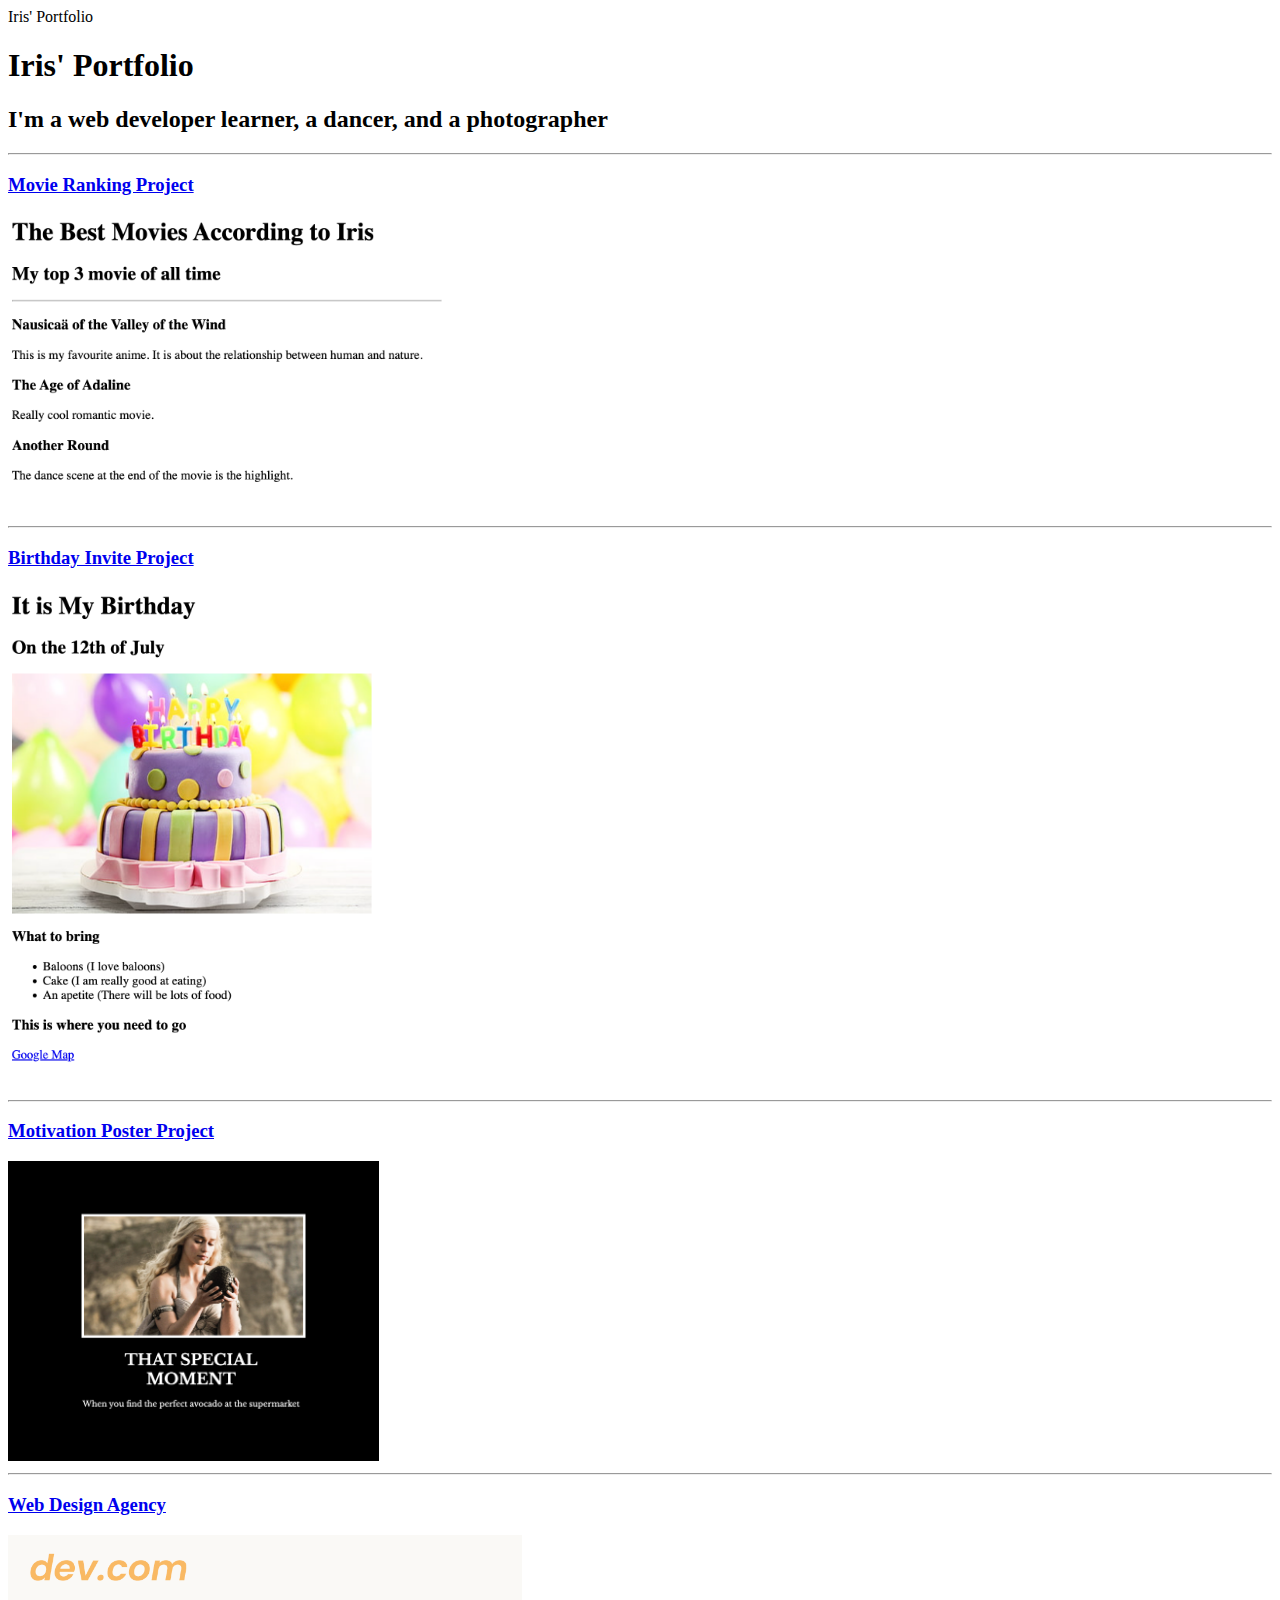
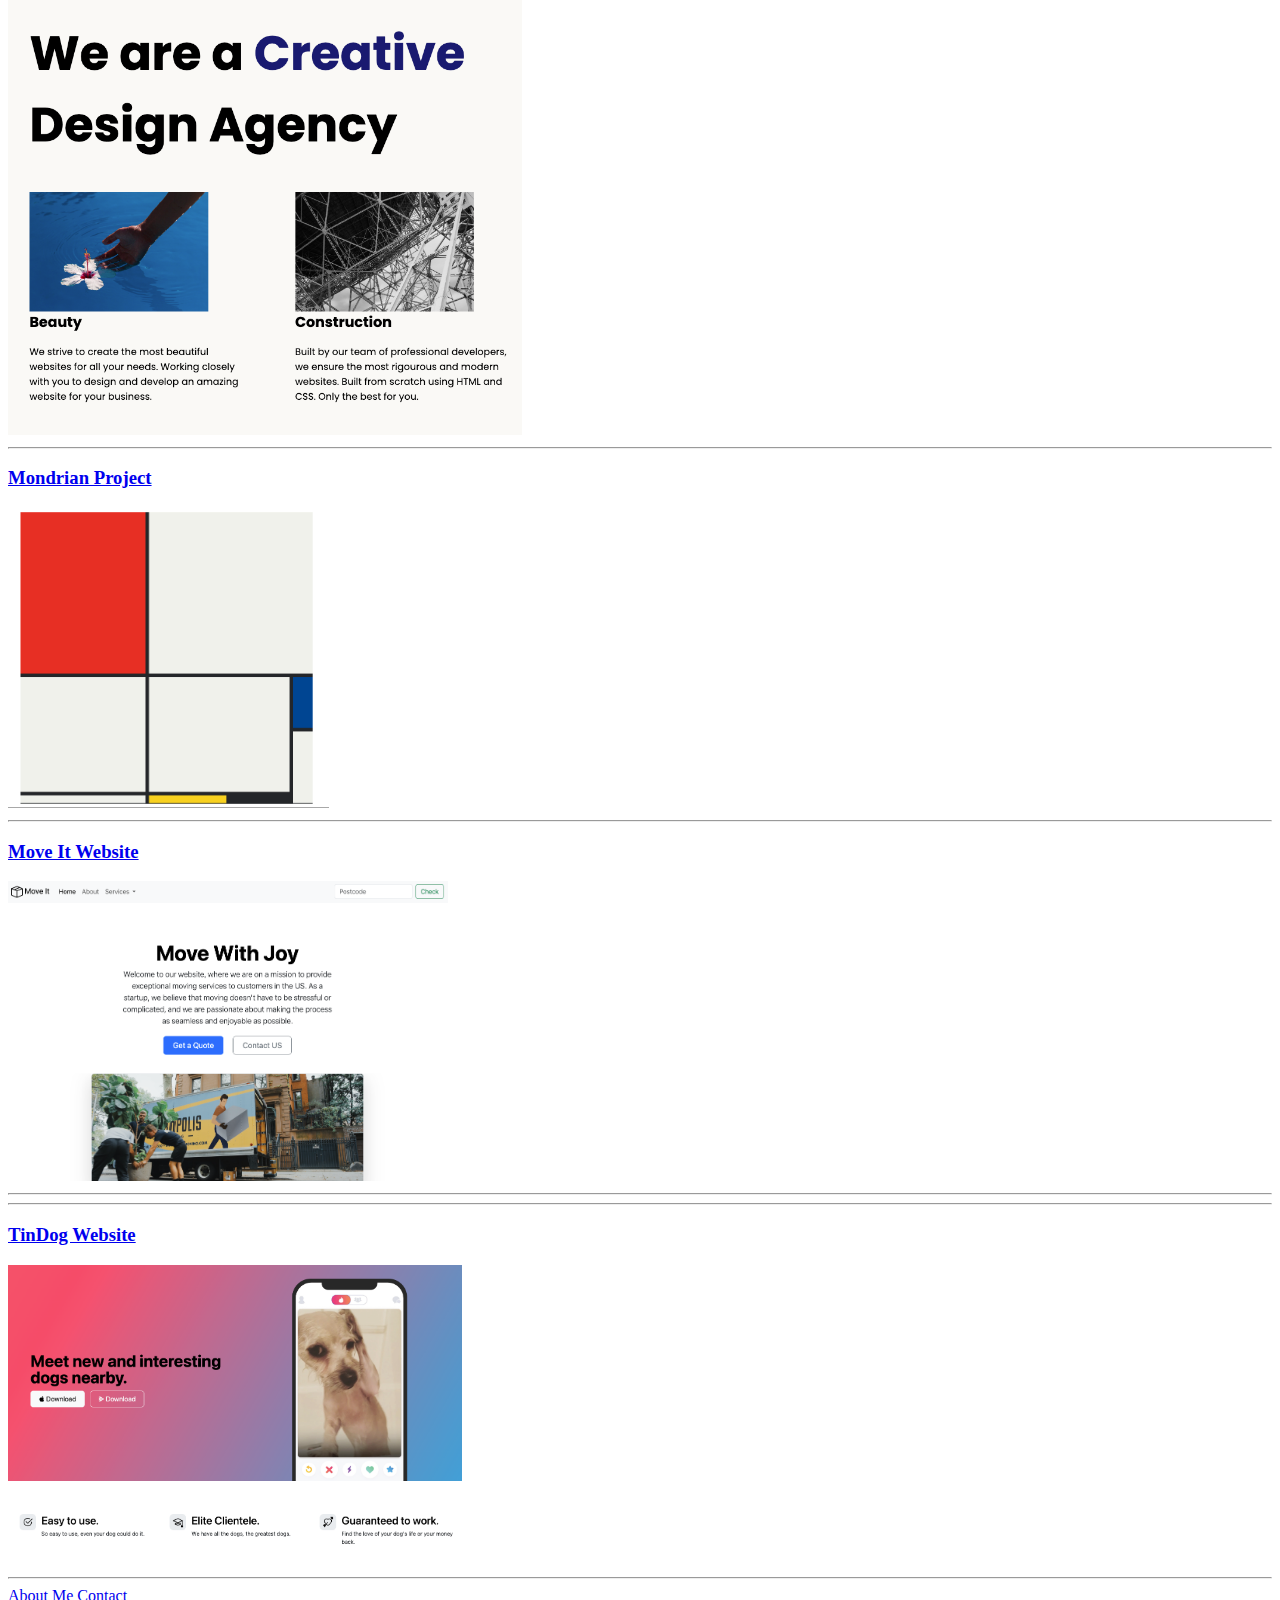
<file: index.html>
<!DOCTYPE html>
<html lang="EN">
    <head>
    <meta charset="UTF-8"
    <title>Iris' Portfolio</title>
    </head>
    <body>
        <h1>Iris' Portfolio</h1>
        <h2>I'm a web developer learner, a dancer, and a photographer</h2>
     <hr/> 
        <h3>
            <a href="./public/movie-ranking.html">Movie Ranking Project</a>
        </h3>

            <img src="./assets/images/Movie-Ranking.png" height="300" alt="Movie Ranking Preview"/>
        <hr/>

        <h3><a href="./public/birthday-invite.html">Birthday Invite Project</a></h3>    
            <img src="./assets/images/Birthday-Invite.png" height="500" alt="Birthday Invite Preview"/>
       
        <hr/>    
        <h3><a href="./public/motivation-poster.html">Motivation Poster Project</a></h3>
            <img src="./assets/images/daenerys.png" height="300" alt="Daenerys with egg"/>
        <hr/> 
        
        <h3><a href="./public/web-design-agency.html">Web Design Agency</a></h3>
            <img src="./assets/images/web-design-agency.png" height="500" alt="Web Design Agency"/>

        <hr/> 

        <h3><a href="./public/Mondrian-Project.html">Mondrian Project</a></h3>
            <img src="./assets/images/mondrian-project.png" height="300" alt="Mondrian Project"/>

        <hr/> 

            <h3><a href="./public/moveit.html">Move It Website</a></h3>
            <img src="./assets/images/moveit.png" height="300" alt="Move It Website"/>

        <hr/> 

        <hr/> 

            <h3><a href="./public/tindog-web.html">TinDog Website</a></h3>
            <img src="./assets/images/tindog-web.png" height="300" alt="TinDog Website"/>

        <hr/> 

<a href="./public/about.html">About Me</a> 
<a href="./public/contact.html">Contact</a>
    </body>
</html>
</file>
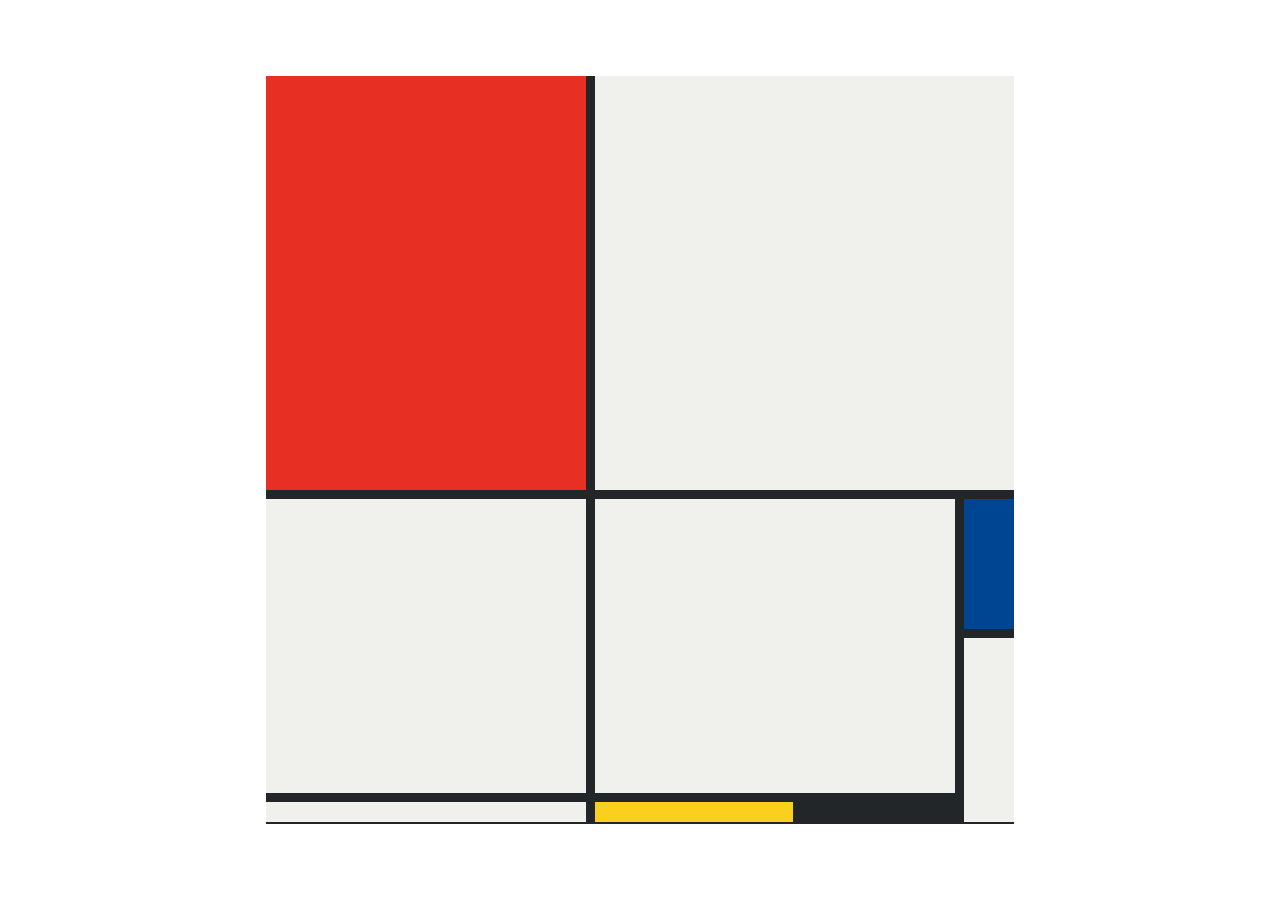
<file: public/Mondrian-Project.html>
<!DOCTYPE html>
<html lang="en">

<head>
  <meta charset="UTF-8">
  <meta name="viewport" content="width=device-width, initial-scale=1.0">
  <title>Mondrian Project</title>
  <style>
    /* 
    Write your CSS here 
    Gap Colour: #000
    White: #F0F1EC
    Red: #E72F24
    Black: #232629
    Blue: #004592
    Yellow: #F9D01E

    For dimensions, see dimensions.png image.
    HINT: Remember you can't change the properties of grid lines.
    But grid lines are transparent!
    */

    body{
      display:flex;
      justify-content: center;
      align-items: center;
      height:100vh;
      margin:0;
      padding:0;
    }

    .container{
      height: 748px;
      width: 748px;
      display: grid;
      background-color: #232629;
      grid-template-columns: 320px 198px 153px 50px;
      grid-template-rows: 414px 130px 155px 20px;
      gap:9px;
    }

    .item{
      background-color: #F0F1EC;

    }

    .red{
      background-color: #E72F24;
    }

    .white1{
      grid-column: span 3;
    }
    
    .white2{
      grid-row: span 2;
    }

    .white3{
      grid-area: 2/2/4/4;
    }

    .blue{
      background-color: #004592;
    }

    .white4{
      grid-row: span 2;
    }

    .yellow{
      background-color: #F9D01E;
    }

    .black{     
      background-color:#232629
    }


  </style>
</head>

<body>
  <!-- Write your HTML here -->
  <div class="container">
    <div class="item red"></div>
    <div class="item white1"></div>
    <div class="item white2"></div>
    <div class="item white3"></div>

    <div class="item blue"></div>
    <div class="item white4"></div>

    <div class="item"></div>
    <div class="item yellow"></div>
    <div class="item black"></div>
  </div>
</body>

</html>
</file>
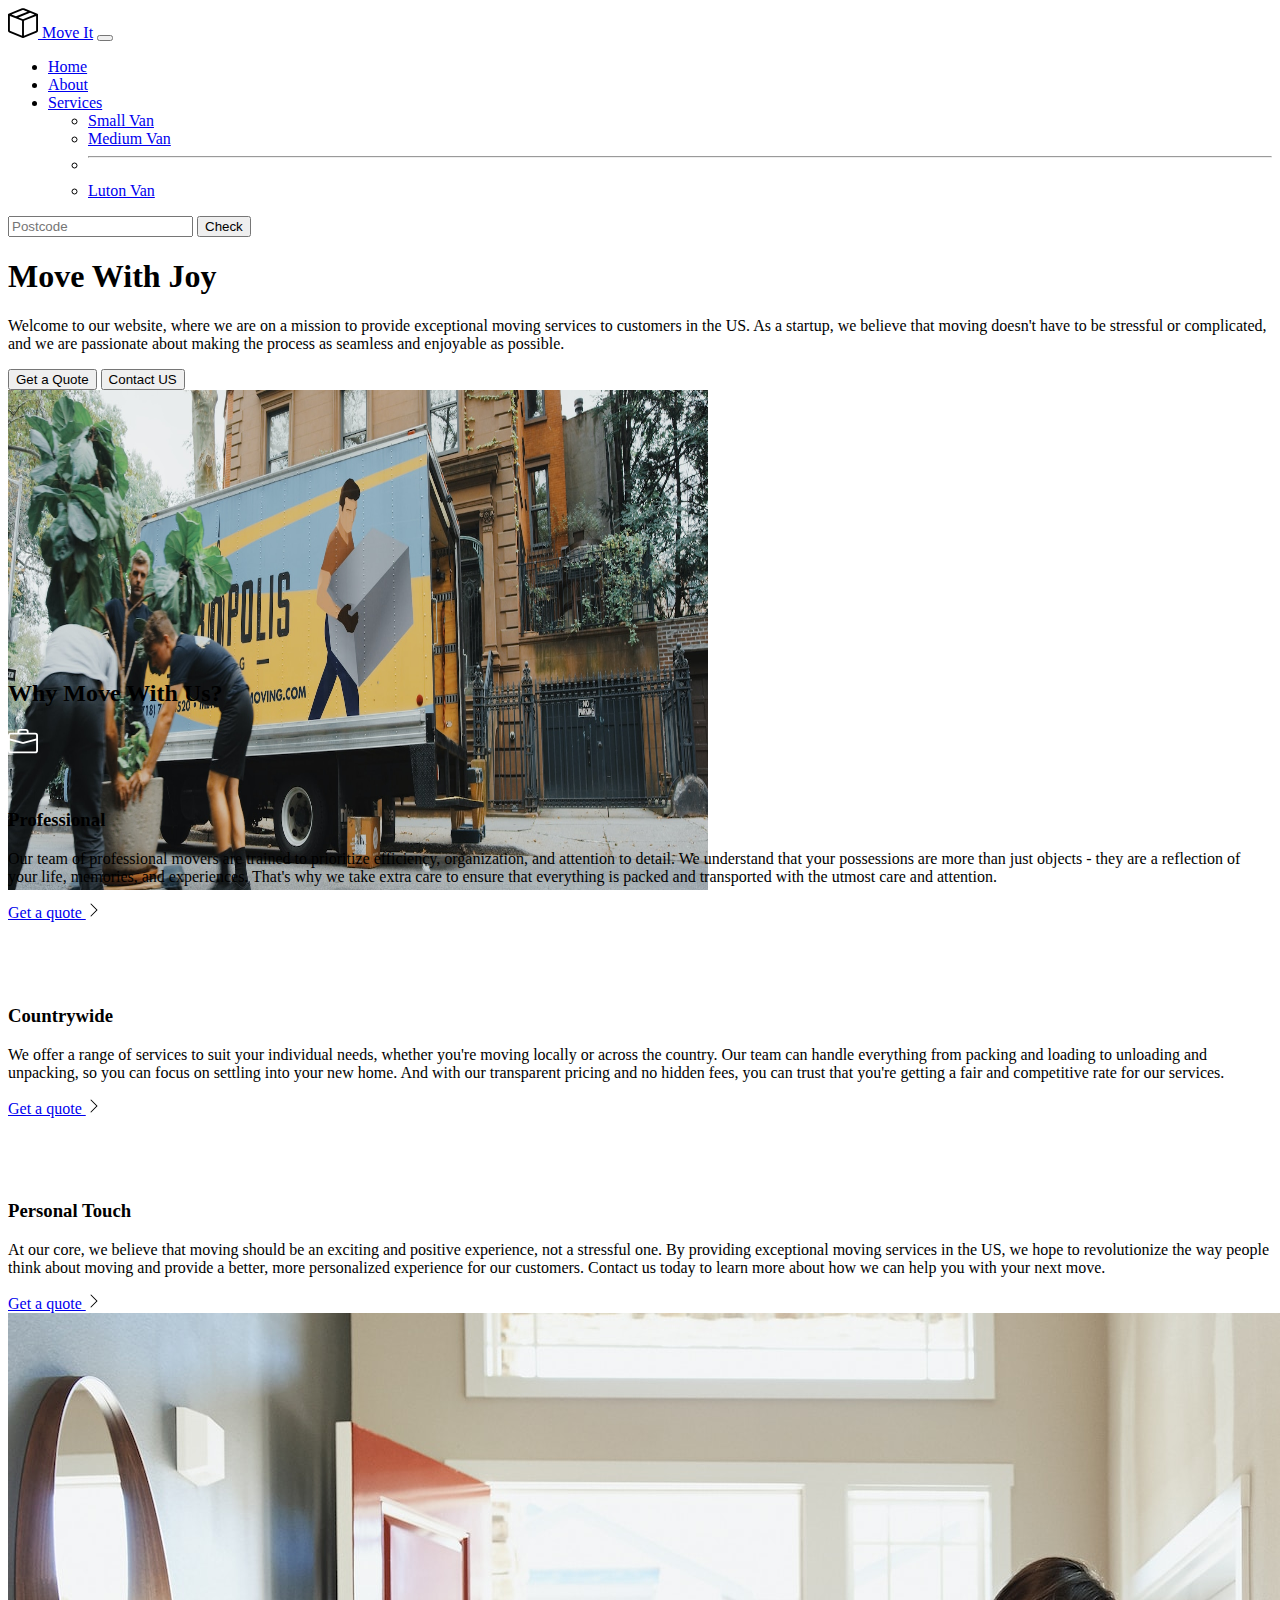
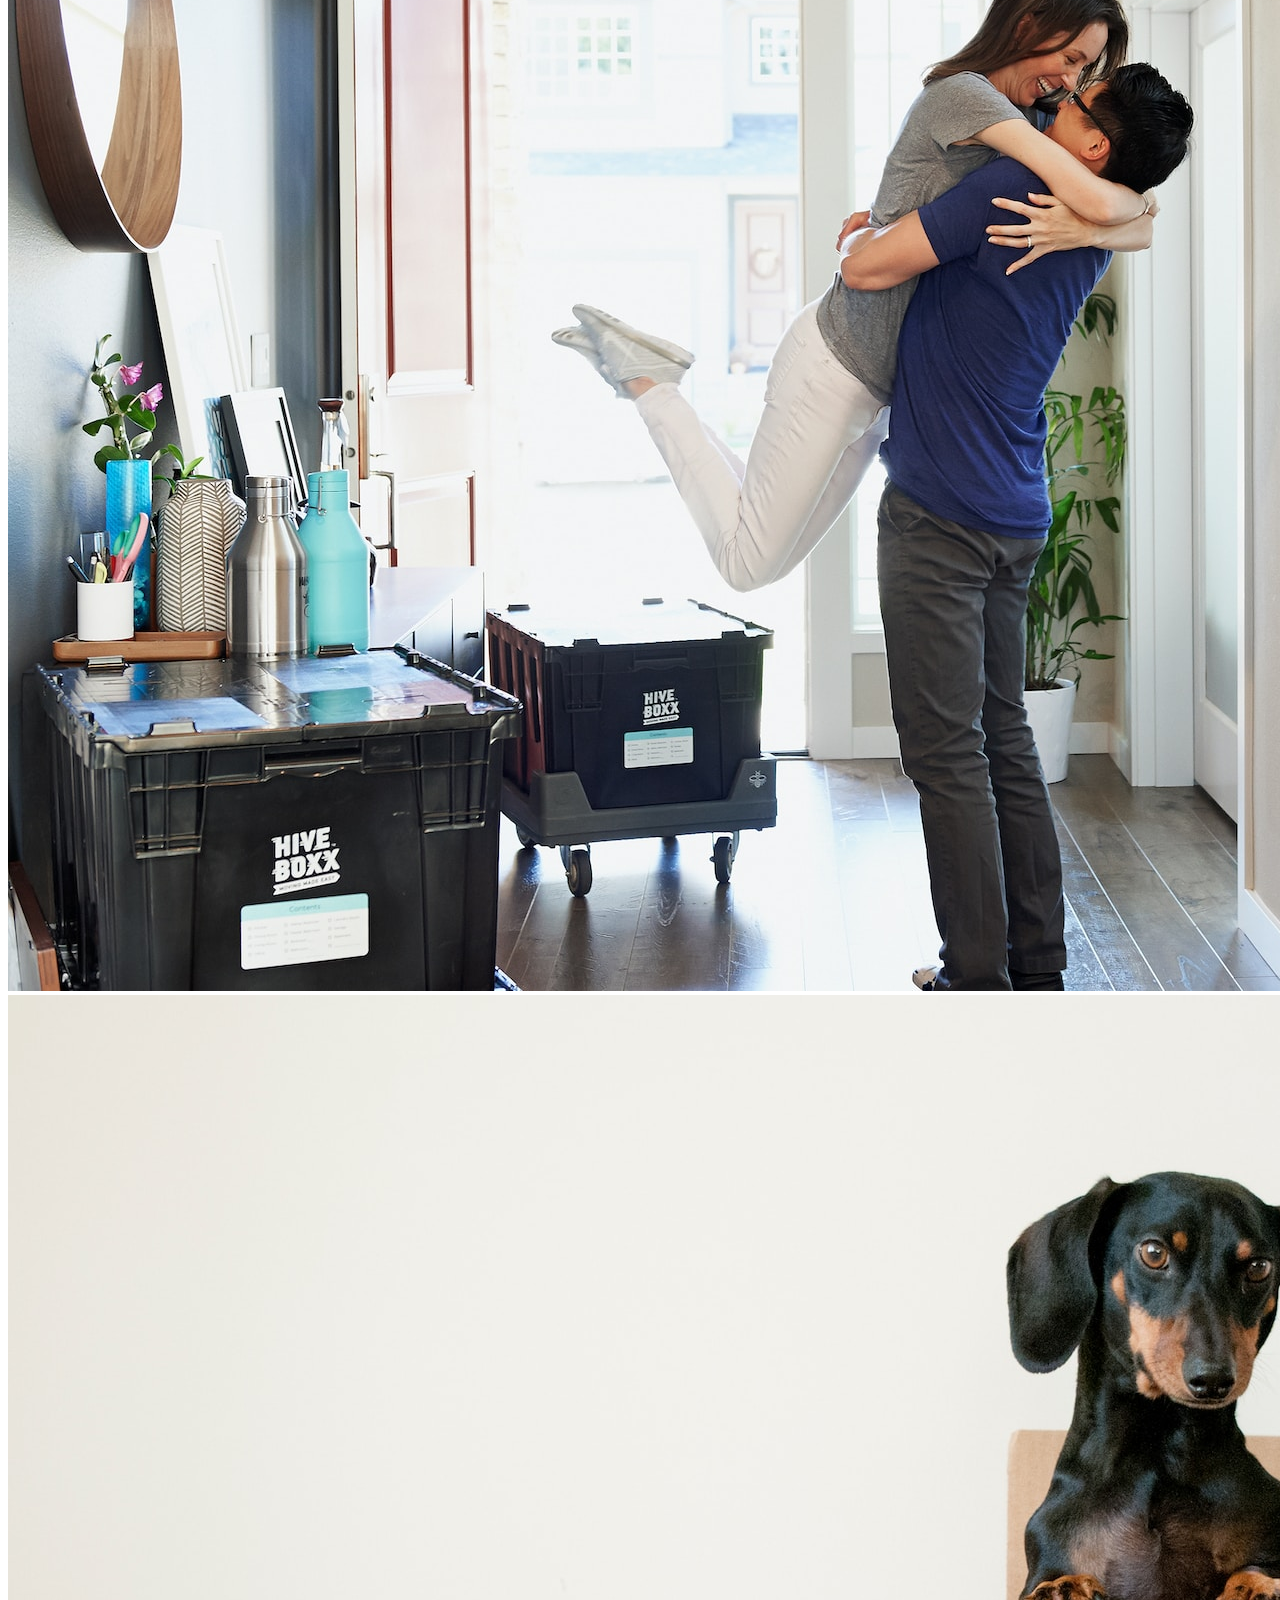
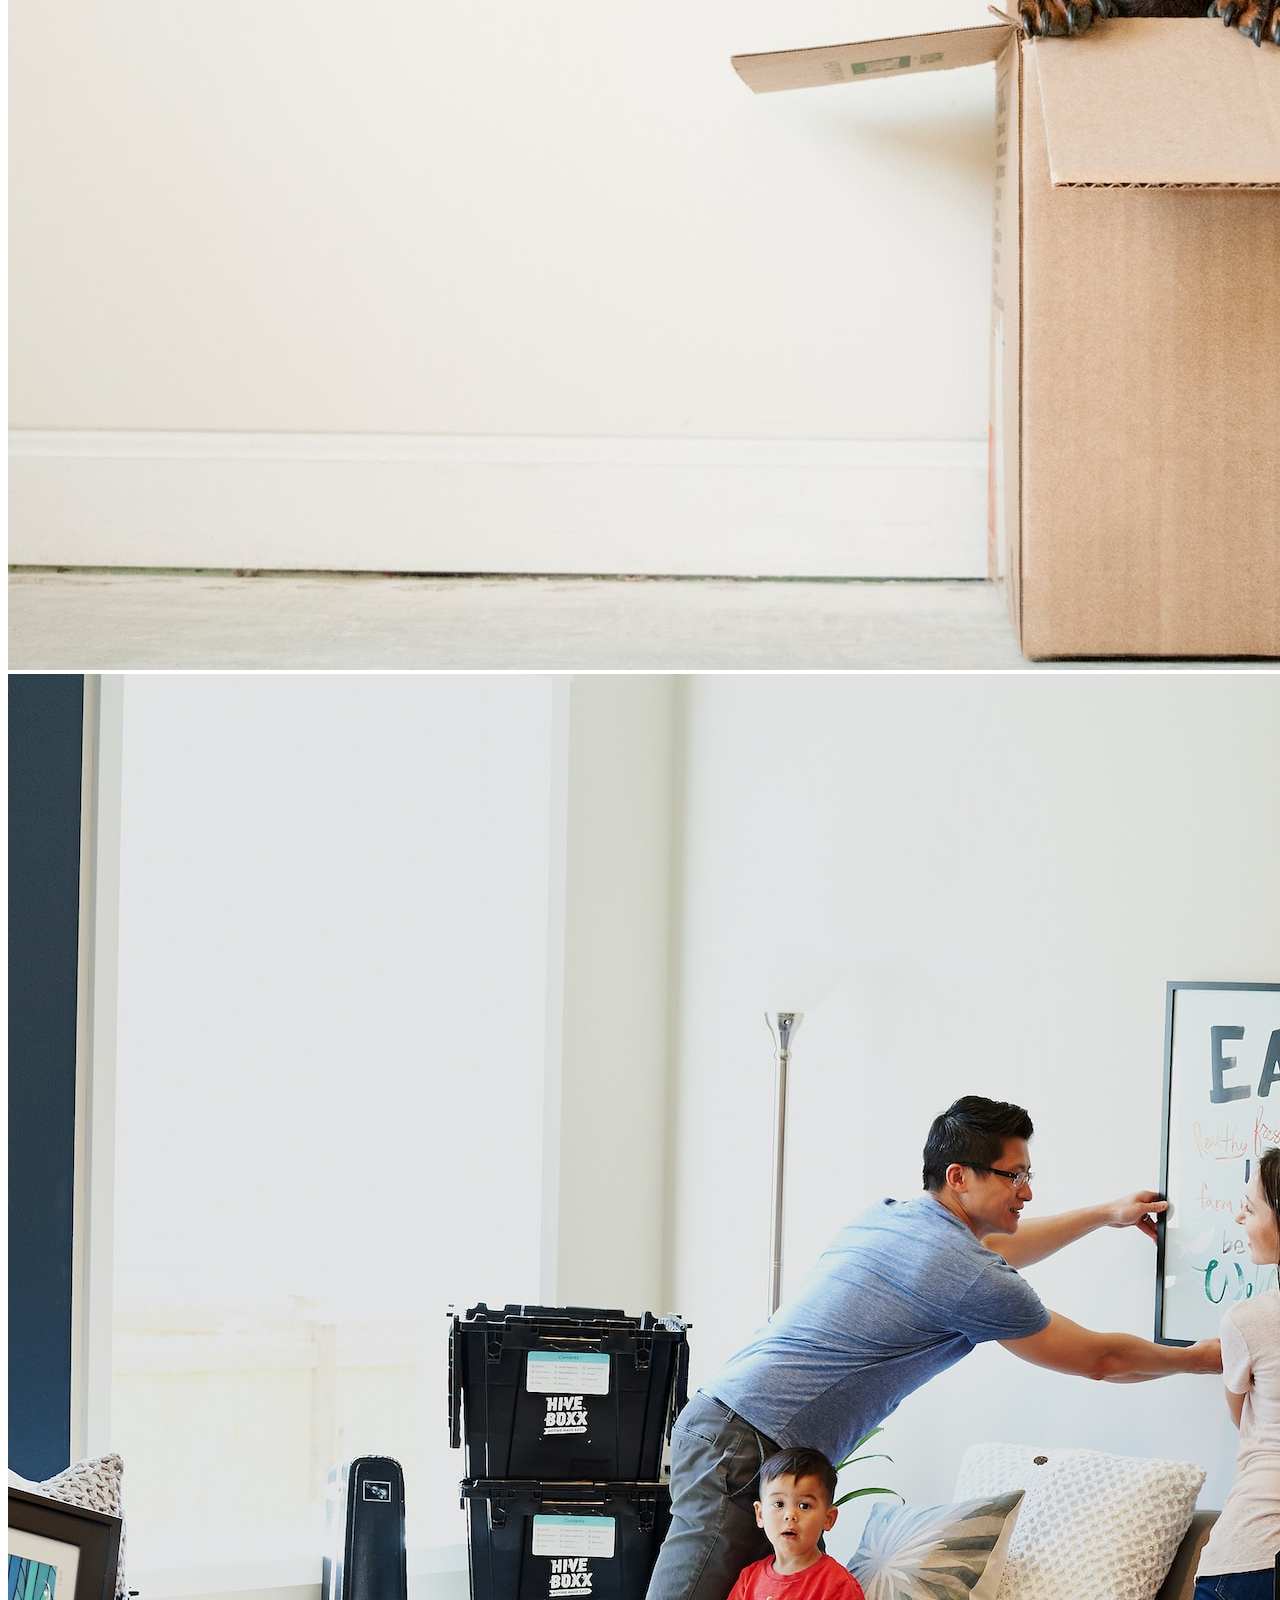
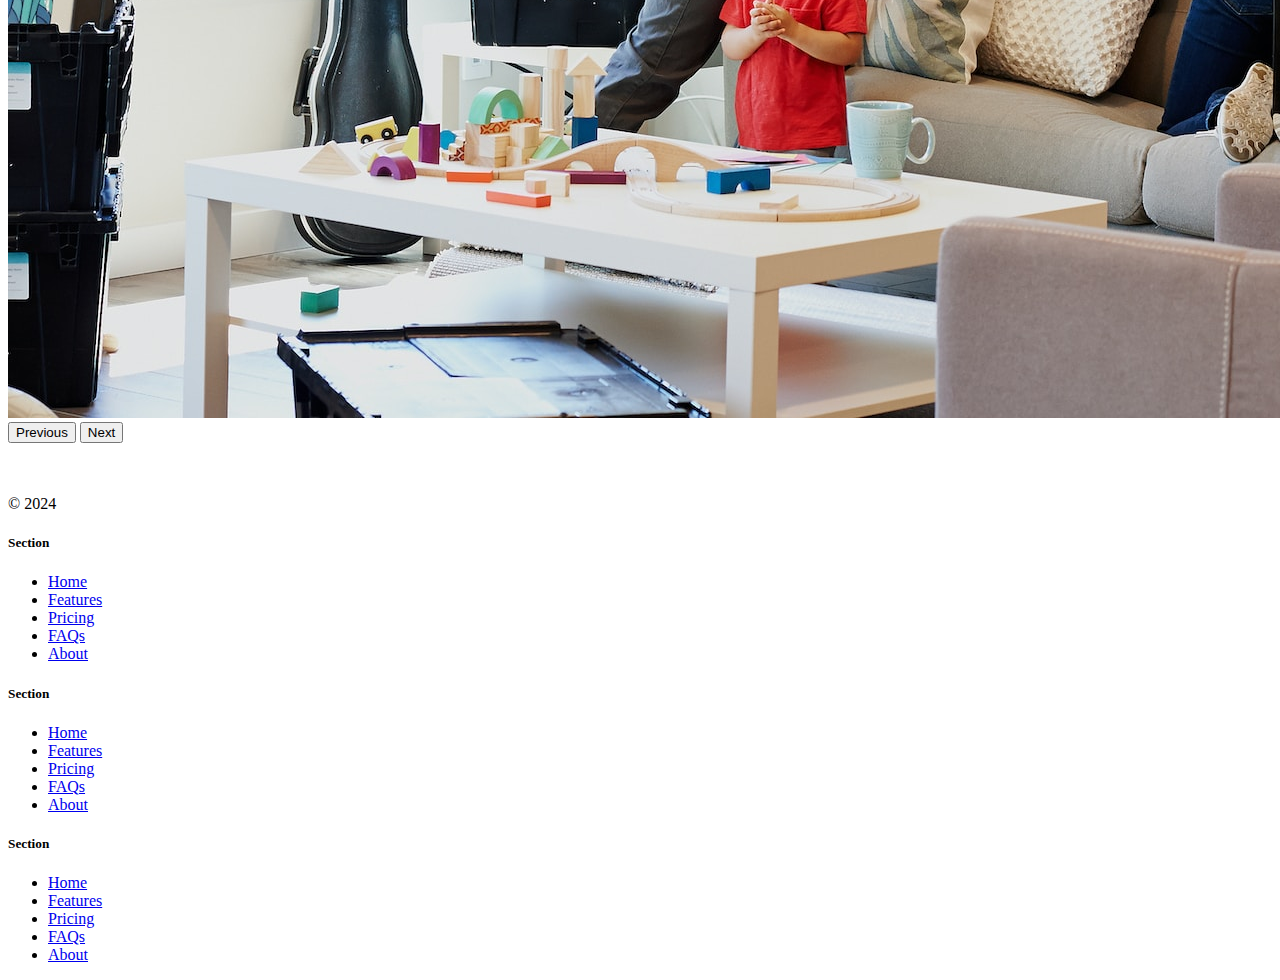
<file: public/moveit.html>
<!DOCTYPE html>
<html lang="en"> 

<head>
  <meta charset="UTF-8">
  <meta name="viewport" content="width=device-width, initial-scale=1.0">
  <title>Bootstrap Components</title>
  <link href="https://cdn.jsdelivr.net/npm/bootstrap@5.3.0-alpha2/dist/css/bootstrap.min.css" rel="stylesheet"
    integrity="sha384-aFq/bzH65dt+w6FI2ooMVUpc+21e0SRygnTpmBvdBgSdnuTN7QbdgL+OapgHtvPp" crossorigin="anonymous">
  <style>

   .feature-icon {
    width: 4rem;
    height: 4rem;
    border-radius: 0.75rem;}

  </style>
</head>

<body>
  <nav class="navbar navbar-expand-lg bg-body-tertiary">
    <div class="container-fluid">
      <a class="navbar-brand" href="#"><img src="../assets/images/box-seam.svg" alt="moveit brand icon" height="30"> Move It</a>
      <button class="navbar-toggler" type="button" data-bs-toggle="collapse" data-bs-target="#navbarSupportedContent" aria-controls="navbarSupportedContent" aria-expanded="false" aria-label="Toggle navigation">
        <span class="navbar-toggler-icon"></span>
      </button>
      <div class="collapse navbar-collapse" id="navbarSupportedContent">
        <ul class="navbar-nav me-auto mb-2 mb-lg-0">
          <li class="nav-item">
            <a class="nav-link active" aria-current="page" href="#">Home</a>
          </li>
          <li class="nav-item">
            <a class="nav-link" href="#">About</a>
          </li>
          <li class="nav-item dropdown">
            <a class="nav-link dropdown-toggle" href="#" role="button" data-bs-toggle="dropdown" aria-expanded="false">
              Services
            </a>
            <ul class="dropdown-menu">
              <li><a class="dropdown-item" href="#">Small Van</a></li>
              <li><a class="dropdown-item" href="#">Medium Van</a></li>
              <li><hr class="dropdown-divider"></li>
              <li><a class="dropdown-item" href="#">Luton Van</a></li>
            </ul>
          </li>

        </ul>
        <form class="d-flex" role="search">
          <input class="form-control me-2" type="search" placeholder="Postcode" aria-label="Search">
          <button class="btn btn-outline-success" type="submit">Check</button>
        </form>
      </div>
    </div>
  </nav>

  <div class="px-4 pt-5 my-5 text-center border-bottom">
    <h1 class="display-4 fw-bold text-body-emphasis">Move With Joy</h1>
    <div class="col-lg-6 mx-auto">
      <p class="lead mb-4">Welcome to our website, where we are on a mission to provide exceptional moving services to customers in the US. As a startup, we believe that moving doesn't have to be stressful or complicated, and we are passionate about making the process as seamless and enjoyable as possible.</p>
      <div class="d-grid gap-2 d-sm-flex justify-content-sm-center mb-5">
        <button type="button" class="btn btn-primary btn-lg px-4 me-sm-3">Get a Quote</button>
        <button type="button" class="btn btn-outline-secondary btn-lg px-4">Contact US</button>
      </div>
    </div>
    <div class="overflow-hidden" style="max-height: 30vh;">
      <div class="container px-5">
        <img src="../assets/images/moving-van.jpg" class="img-fluid border rounded-3 shadow-lg mb-4" alt="Example image" width="700" height="500" loading="lazy">
      </div>
    </div>
  </div>

  <div class="container px-4 py-5" id="featured-3">
    <h2 class="pb-2 border-bottom">Why Move With Us?</h2>
    <div class="row g-4 py-5 row-cols-1 row-cols-lg-3">
      <div class="feature col">
        <div class="feature-icon d-inline-flex align-items-center justify-content-center text-bg-primary bg-gradient fs-2 mb-3">
          <img src="../assets/images/briefcase.svg" alt="briefcase" height="30">
        </div>
        <h3 class="fs-2 text-body-emphasis">Professional</h3>
        <p>Our team of professional movers are trained to prioritize efficiency, organization, and attention to detail. We understand that your possessions are more than just objects - they are a reflection of your life, memories, and experiences. That's why we take extra care to ensure that everything is packed and transported with the utmost care and attention.</p>
        <a href="#" class="icon-link">
          Get a quote
         <img src="../assets/images/chevron-right.svg" alt="chevron-right">
        </a>
      </div>
      <div class="feature col">
        <div class="feature-icon d-inline-flex align-items-center justify-content-center text-bg-primary bg-gradient fs-2 mb-3">
          <img src="../assets/images/bus-front.svg" alt="bus" height="30">
        </div>
        <h3 class="fs-2 text-body-emphasis">Countrywide</h3>
        <p>We offer a range of services to suit your individual needs, whether you're moving locally or across the country. Our team can handle everything from packing and loading to unloading and unpacking, so you can focus on settling into your new home. And with our transparent pricing and no hidden fees, you can trust that you're getting a fair and competitive rate for our services.</p>
        <a href="#" class="icon-link">
          Get a quote
          <img src="../assets/images/chevron-right.svg" alt="chevron-right">
        </a>
      </div>
      <div class="feature col">
        <div class="feature-icon d-inline-flex align-items-center justify-content-center text-bg-primary bg-gradient fs-2 mb-3">
        <img src="../assets/images/chat-square-heart.svg" alt="chat-square-heart" height="30">
        </div>
        <h3 class="fs-2 text-body-emphasis">Personal Touch</h3>
        <p>At our core, we believe that moving should be an exciting and positive experience, not a stressful one. By providing exceptional moving services in the US, we hope to revolutionize the way people think about moving and provide a better, more personalized experience for our customers. Contact us today to learn more about how we can help you with your next move.</p>
        <a href="#" class="icon-link">
          Get a quote
          <img src="../assets/images/chevron-right.svg" alt="chevron-right">
        </a>
      </div>
    </div>
  </div>

<div class="container">
  <div id="carouselExample" class="carousel slide">
    <div class="carousel-inner">
      <div class="carousel-item active">
        <img src="../assets/images/couple.jpg" class="d-block w-100" alt="couple">
      </div>
      <div class="carousel-item">
        <img src="../assets/images/dog.jpg" class="d-block w-100" alt="dog">
      </div>
      <div class="carousel-item">
        <img src="../assets/images/family.jpg" class="d-block w-100" alt="family">
      </div>
    </div>
    <button class="carousel-control-prev" type="button" data-bs-target="#carouselExample" data-bs-slide="prev">
      <span class="carousel-control-prev-icon" aria-hidden="true"></span>
      <span class="visually-hidden">Previous</span>
    </button>
    <button class="carousel-control-next" type="button" data-bs-target="#carouselExample" data-bs-slide="next">
      <span class="carousel-control-next-icon" aria-hidden="true"></span>
      <span class="visually-hidden">Next</span>
    </button>
  </div>
</div>

<footer class="row row-cols-1 row-cols-sm-2 row-cols-md-5 py-5 my-5 border-top">
  <div class="col mb-3">
    <a href="/" class="d-flex align-items-center mb-3 link-body-emphasis text-decoration-none">
      <svg class="bi me-2" width="40" height="32"><use xlink:href="#bootstrap"></use></svg>
    </a>
    <p class="text-body-secondary">© 2024</p>
  </div>

  <div class="col mb-3">

  </div>

  <div class="col mb-3">
    <h5>Section</h5>
    <ul class="nav flex-column">
      <li class="nav-item mb-2"><a href="#" class="nav-link p-0 text-body-secondary">Home</a></li>
      <li class="nav-item mb-2"><a href="#" class="nav-link p-0 text-body-secondary">Features</a></li>
      <li class="nav-item mb-2"><a href="#" class="nav-link p-0 text-body-secondary">Pricing</a></li>
      <li class="nav-item mb-2"><a href="#" class="nav-link p-0 text-body-secondary">FAQs</a></li>
      <li class="nav-item mb-2"><a href="#" class="nav-link p-0 text-body-secondary">About</a></li>
    </ul>
  </div>

  <div class="col mb-3">
    <h5>Section</h5>
    <ul class="nav flex-column">
      <li class="nav-item mb-2"><a href="#" class="nav-link p-0 text-body-secondary">Home</a></li>
      <li class="nav-item mb-2"><a href="#" class="nav-link p-0 text-body-secondary">Features</a></li>
      <li class="nav-item mb-2"><a href="#" class="nav-link p-0 text-body-secondary">Pricing</a></li>
      <li class="nav-item mb-2"><a href="#" class="nav-link p-0 text-body-secondary">FAQs</a></li>
      <li class="nav-item mb-2"><a href="#" class="nav-link p-0 text-body-secondary">About</a></li>
    </ul>
  </div>

  <div class="col mb-3">
    <h5>Section</h5>
    <ul class="nav flex-column">
      <li class="nav-item mb-2"><a href="#" class="nav-link p-0 text-body-secondary">Home</a></li>
      <li class="nav-item mb-2"><a href="#" class="nav-link p-0 text-body-secondary">Features</a></li>
      <li class="nav-item mb-2"><a href="#" class="nav-link p-0 text-body-secondary">Pricing</a></li>
      <li class="nav-item mb-2"><a href="#" class="nav-link p-0 text-body-secondary">FAQs</a></li>
      <li class="nav-item mb-2"><a href="#" class="nav-link p-0 text-body-secondary">About</a></li>
    </ul>
  </div>
</footer>

  <script src="https://cdn.jsdelivr.net/npm/bootstrap@5.3.3/dist/js/bootstrap.bundle.min.js" integrity="sha384-YvpcrYf0tY3lHB60NNkmXc5s9fDVZLESaAA55NDzOxhy9GkcIdslK1eN7N6jIeHz" crossorigin="anonymous"></script>

</body>

</html>
</file>
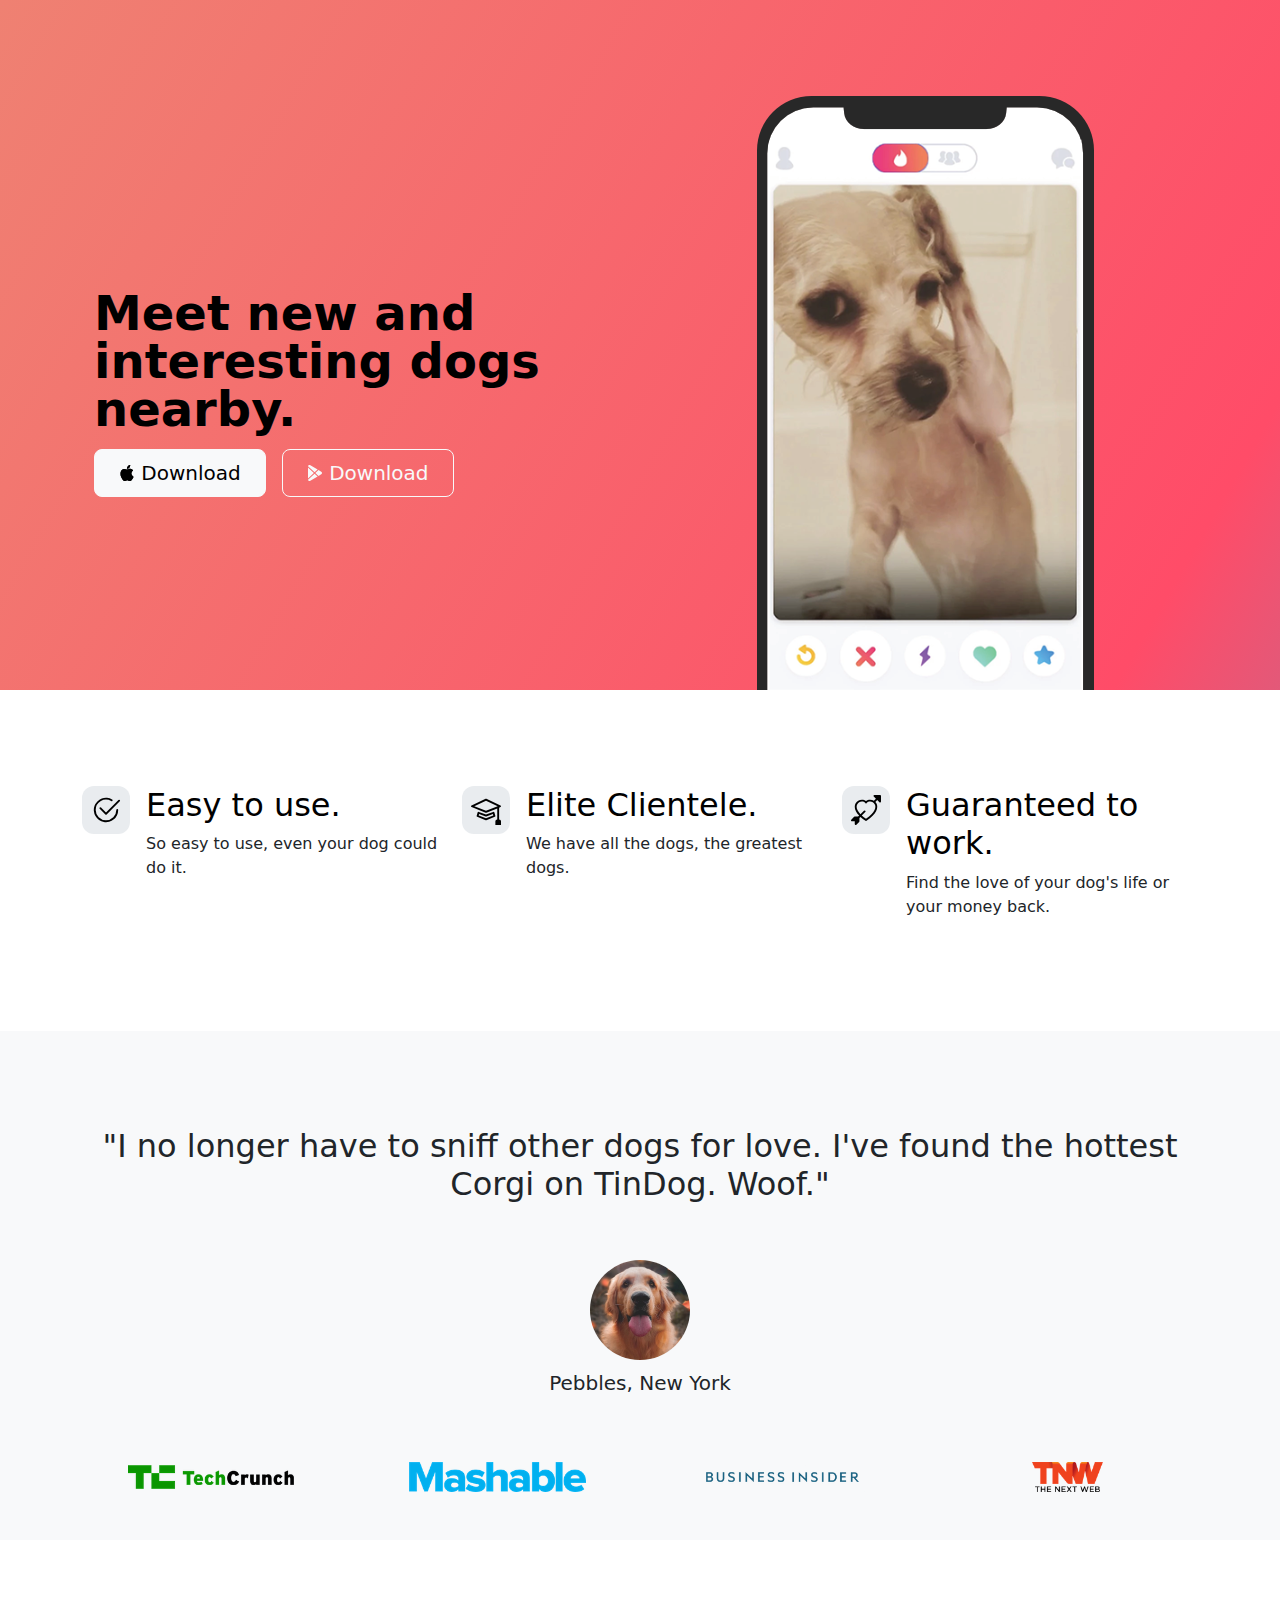
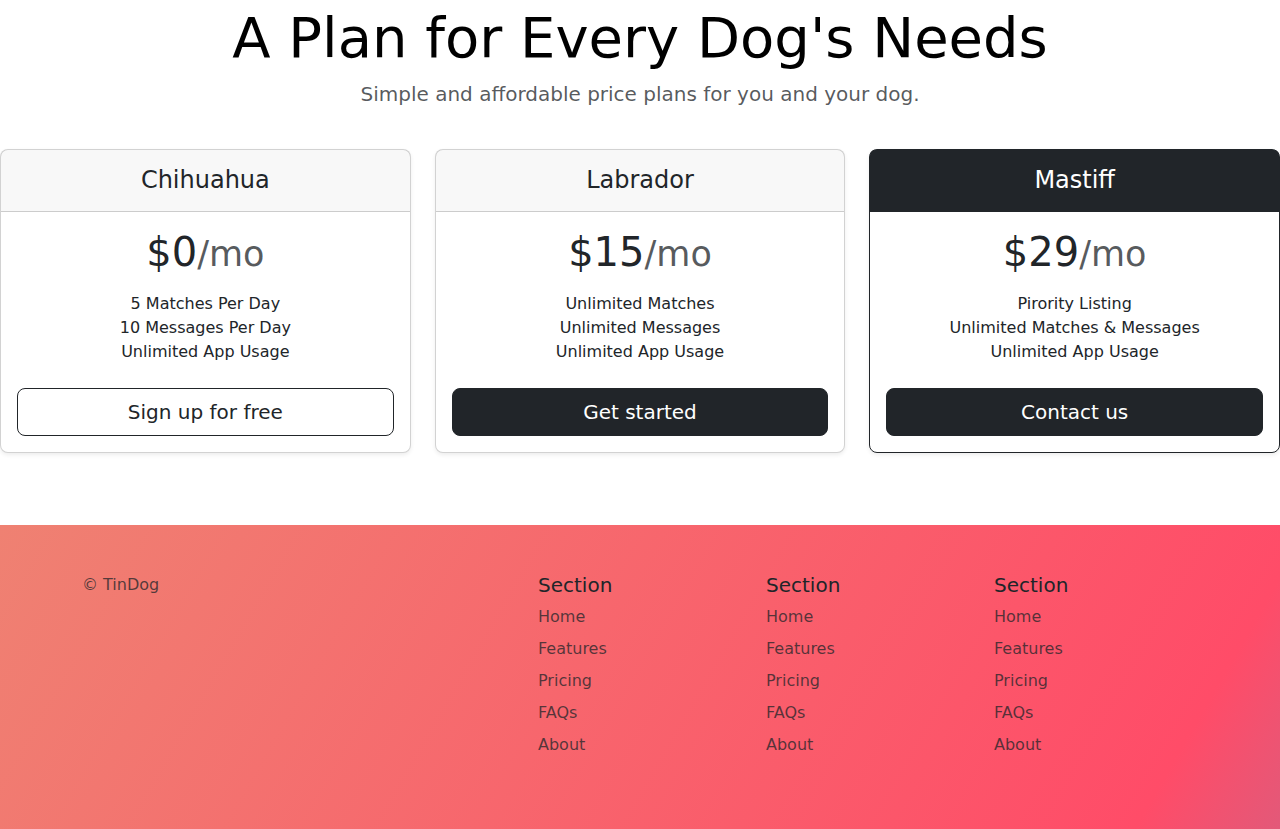
<file: public/tindog-web.html>
<!DOCTYPE html>
<html lang="en">

<head>
  <meta charset="UTF-8">
  <meta name="viewport" content="width=device-width, initial-scale=1.0">
  <title>TinDog</title>

  <link href="https://cdn.jsdelivr.net/npm/bootstrap@5.3.3/dist/css/bootstrap.min.css" rel="stylesheet" integrity="sha384-QWTKZyjpPEjISv5WaRU9OFeRpok6YctnYmDr5pNlyT2bRjXh0JMhjY6hW+ALEwIH" crossorigin="anonymous">
<script src="https://cdn.jsdelivr.net/npm/bootstrap@5.3.3/dist/js/bootstrap.bundle.min.js" integrity="sha384-YvpcrYf0tY3lHB60NNkmXc5s9fDVZLESaAA55NDzOxhy9GkcIdslK1eN7N6jIeHz" crossorigin="anonymous"></script>
<style>
  .gradient-background {
  background: linear-gradient(300deg, #00bfff, #ff4c68, #ef8172);
  background-size: 180% 180%;
  animation: gradient-animation 18s ease infinite;
}

@keyframes gradient-animation {
  0% {
    background-position: 0% 50%;
  }
  50% {
    background-position: 100% 50%;
  }
  100% {
    background-position: 0% 50%;
  }
}

.icon-square {
  width: 3rem;
  height: 3rem;
  border-radius: 0.75rem;
}

.profile-img {
  height: 100px;
  border-radius: 50%;
}
</style>

</head>

<body>

  <!-- Title -->
  <section id="title" class="gradient-background"> 
    <div class="container col-xxl-8 px-4 pt-5">
      <div class="row flex-lg-row-reverse align-items-center g-5 pt-5">
        <div class="col-10 col-sm-8 col-lg-6">
          <img src="../assets/images/iphone.png" class="d-block mx-lg-auto img-fluid" alt="iphone dog" height="200" loading="lazy">
        </div>
        <div class="col-lg-6">
          <h1 class="display-5 fw-bold text-body-emphasis lh-1 mb-3">Meet new and interesting dogs nearby.</h1>
          <div class="d-grid gap-2 d-md-flex justify-content-md-start">
            <button type="button" class="btn btn-light btn-lg px-4 me-md-2"> <svg xmlns="http://www.w3.org/2000/svg" width="16" height="16" fill="currentColor"
              class="bi bi-apple mb-1" viewBox="0 0 16 16">
              <path
              d="M11.182.008C11.148-.03 9.923.023 8.857 1.18c-1.066 1.156-.902 2.482-.878 2.516.024.034 1.52.087 2.475-1.258.955-1.345.762-2.391.728-2.43Zm3.314 11.733c-.048-.096-2.325-1.234-2.113-3.422.212-2.189 1.675-2.789 1.698-2.854.023-.065-.597-.79-1.254-1.157a3.692 3.692 0 0 0-1.563-.434c-.108-.003-.483-.095-1.254.116-.508.139-1.653.589-1.968.607-.316.018-1.256-.522-2.267-.665-.647-.125-1.333.131-1.824.328-.49.196-1.422.754-2.074 2.237-.652 1.482-.311 3.83-.067 4.56.244.729.625 1.924 1.273 2.796.576.984 1.34 1.667 1.659 1.899.319.232 1.219.386 1.843.067.502-.308 1.408-.485 1.766-.472.357.013 1.061.154 1.782.539.571.197 1.111.115 1.652-.105.541-.221 1.324-1.059 2.238-2.758.347-.79.505-1.217.473-1.282Z"
              />
              <path
              d="M11.182.008C11.148-.03 9.923.023 8.857 1.18c-1.066 1.156-.902 2.482-.878 2.516.024.034 1.52.087 2.475-1.258.955-1.345.762-2.391.728-2.43Zm3.314 11.733c-.048-.096-2.325-1.234-2.113-3.422.212-2.189 1.675-2.789 1.698-2.854.023-.065-.597-.79-1.254-1.157a3.692 3.692 0 0 0-1.563-.434c-.108-.003-.483-.095-1.254.116-.508.139-1.653.589-1.968.607-.316.018-1.256-.522-2.267-.665-.647-.125-1.333.131-1.824.328-.49.196-1.422.754-2.074 2.237-.652 1.482-.311 3.83-.067 4.56.244.729.625 1.924 1.273 2.796.576.984 1.34 1.667 1.659 1.899.319.232 1.219.386 1.843.067.502-.308 1.408-.485 1.766-.472.357.013 1.061.154 1.782.539.571.197 1.111.115 1.652-.105.541-.221 1.324-1.059 2.238-2.758.347-.79.505-1.217.473-1.282Z" />
            </svg> Download</button>
            <button type="button" class="btn btn-outline-light btn-lg px-4"><svg xmlns="http://www.w3.org/2000/svg" width="16" height="16" fill="currentColor"
              class="bi bi-google-play mb-1" viewBox="0 0 16 16">
              <path
                d="M14.222 9.374c1.037-.61 1.037-2.137 0-2.748L11.528 5.04 8.32 8l3.207 2.96 2.694-1.586Zm-3.595 2.116L7.583 8.68 1.03 14.73c.201 1.029 1.36 1.61 2.303 1.055l7.294-4.295ZM1 13.396V2.603L6.846 8 1 13.396ZM1.03 1.27l6.553 6.05 3.044-2.81L3.333.215C2.39-.341 1.231.24 1.03 1.27Z" />
              </svg> Download</button>
            
          </div>
        </div>
      </div>
    </div>
      
    </div>
  </section>
  <!-- Features -->
  <section id="features">
    <div class="container mt-5">
      <div class="row g-4 py-5 row-cols-1 row-cols-lg-3">
        <div class="col d-flex align-items-start">
          <div class="icon-square text-body-emphasis bg-body-secondary d-inline-flex align-items-center justify-content-center fs-4 flex-shrink-0 me-3">
            <svg xmlns="http://www.w3.org/2000/svg" height="30" fill="currentColor" class="bi bi-check2-circle"
              viewBox="0 0 16 16">
                <path
                d="M2.5 8a5.5 5.5 0 0 1 8.25-4.764.5.5 0 0 0 .5-.866A6.5 6.5 0 1 0 14.5 8a.5.5 0 0 0-1 0 5.5 5.5 0 1 1-11 0z" />
                <path
                d="M15.354 3.354a.5.5 0 0 0-.708-.708L8 9.293 5.354 6.646a.5.5 0 1 0-.708.708l3 3a.5.5 0 0 0 .708 0l7-7z" />
              </svg>
          </div>

          <div>
            <h3 class="fs-2 text-body-emphasis">Easy to use.</h3>
            <p>So easy to use, even your dog could do it.</p>

            </a>
          </div>
        </div>
        <div class="col d-flex align-items-start">
          <div class="icon-square text-body-emphasis bg-body-secondary d-inline-flex align-items-center justify-content-center fs-4 flex-shrink-0 me-3">
            <svg xmlns="http://www.w3.org/2000/svg" height="30" fill="currentColor" class="bi bi-mortarboard" viewBox="0 0 16 16">
              <path d="M8.211 2.047a.5.5 0 0 0-.422 0l-7.5 3.5a.5.5 0 0 0 .025.917l7.5 3a.5.5 0 0 0 .372 0L14 7.14V13a1 1 0 0 0-1 1v2h3v-2a1 1 0 0 0-1-1V6.739l.686-.275a.5.5 0 0 0 .025-.917l-7.5-3.5ZM8 8.46 1.758 5.965 8 3.052l6.242 2.913L8 8.46Z"/>
              <path d="M4.176 9.032a.5.5 0 0 0-.656.327l-.5 1.7a.5.5 0 0 0 .294.605l4.5 1.8a.5.5 0 0 0 .372 0l4.5-1.8a.5.5 0 0 0 .294-.605l-.5-1.7a.5.5 0 0 0-.656-.327L8 10.466 4.176 9.032Zm-.068 1.873.22-.748 3.496 1.311a.5.5 0 0 0 .352 0l3.496-1.311.22.748L8 12.46l-3.892-1.556Z"/>
              </svg>              
          </div>
          <div>
            <h3 class="fs-2 text-body-emphasis">Elite Clientele.</h3>
            <p>We have all the dogs, the greatest dogs.</p>

            </a>
          </div>
        </div>
        <div class="col d-flex align-items-start">
          <div class="icon-square text-body-emphasis bg-body-secondary d-inline-flex align-items-center justify-content-center fs-4 flex-shrink-0 me-3">
            <svg xmlns="http://www.w3.org/2000/svg" height="30" fill="currentColor" class="bi bi-arrow-through-heart"
              viewBox="0 0 16 16"><path fill-rule="evenodd"
                d="M2.854 15.854A.5.5 0 0 1 2 15.5V14H.5a.5.5 0 0 1-.354-.854l1.5-1.5A.5.5 0 0 1 2 11.5h1.793l.53-.53c-.771-.802-1.328-1.58-1.704-2.32-.798-1.575-.775-2.996-.213-4.092C3.426 2.565 6.18 1.809 8 3.233c1.25-.98 2.944-.928 4.212-.152L13.292 2 12.147.854A.5.5 0 0 1 12.5 0h3a.5.5 0 0 1 .5.5v3a.5.5 0 0 1-.854.354L14 2.707l-1.006 1.006c.236.248.44.531.6.845.562 1.096.585 2.517-.213 4.092-.793 1.563-2.395 3.288-5.105 5.08L8 13.912l-.276-.182a21.86 21.86 0 0 1-2.685-2.062l-.539.54V14a.5.5 0 0 1-.146.354l-1.5 1.5Zm2.893-4.894A20.419 20.419 0 0 0 8 12.71c2.456-1.666 3.827-3.207 4.489-4.512.679-1.34.607-2.42.215-3.185-.817-1.595-3.087-2.054-4.346-.761L8 4.62l-.358-.368c-1.259-1.293-3.53-.834-4.346.761-.392.766-.464 1.845.215 3.185.323.636.815 1.33 1.519 2.065l1.866-1.867a.5.5 0 1 1 .708.708L5.747 10.96Z" />
              </svg>
          </div>
          <div>
            <h3 class="fs-2 text-body-emphasis">Guaranteed to work.</h3>
            <p>Find the love of your dog's life or your money back.</p>

            </a>
          </div>
        </div>
      </div>
    </div>
  </section>
  <!-- Testimonial -->
  <section id="testimonial">
    <div class="my-5">
      <div class="p-5 text-center bg-body-tertiary">
        <div class="container py-5">
          <h2>"I no longer have to sniff other dogs for love. I've found the hottest Corgi on TinDog. Woof."</h2>
          <img class="profile-img mt-5" src="../assets/images/dog-img.jpg" alt="dog image">
          
          <p class="col-lg-8 mx-auto lead mt-2">
            Pebbles, New York
          </p>
        </div>

        <div class="container">
          <div class="row">
            <div class="col-lg-3 col-sm-12">
              <img src="../assets/images/techcrunch.png" alt="techcrunch" height="30">
            </div>
            <div class="col-lg-3 col-sm-12">
              <img src="../assets/images/mashable.png" alt="mashable" height="30">
            </div>
            <div class="col-lg-3 col-sm-12">
              <img src="../assets/images/bizinsider.png" alt="businessinsider" height="30">
            </div>
            <div class="col-lg-3 col-sm-12">
              <img src="../assets/images/tnw.png" alt="tnw" height="30">
            </div>
          </div>
        </div>
      </div>
    </div>
  </section>
  <!-- Pricing -->
  <section id="pricing">
    <div class="pricing-header p-3 pb-md-4 mx-auto text-center">
      <h1 class="display-4 fw-normal text-body-emphasis">A Plan for Every Dog's Needs</h1>
      <p class="fs-5 text-body-secondary">Simple and affordable price plans for you and your dog.</p>
    </div>

    <div class="row row-cols-1 row-cols-md-3 mb-3 text-center">
      <div class="col">
        <div class="card mb-4 rounded-3 shadow-sm">
          <div class="card-header py-3">
            <h4 class="my-0 fw-normal">Chihuahua</h4>
          </div>
          <div class="card-body">
            <h1 class="card-title pricing-card-title">$0<small class="text-body-secondary fw-light">/mo</small></h1>
            <ul class="list-unstyled mt-3 mb-4">
              <li> 5 Matches Per Day</li>
              <li>10 Messages Per Day</li>
              <li>Unlimited App Usage</li>
            </ul>

            <button type="button" class="w-100 btn btn-lg btn-outline-dark
            ">Sign up for free</button>
          </div>
        </div>
      </div>
      <div class="col">
        <div class="card mb-4 rounded-3 shadow-sm">
          <div class="card-header py-3">
            <h4 class="my-0 fw-normal">Labrador</h4>
          </div>
          <div class="card-body">
            <h1 class="card-title pricing-card-title">$15<small class="text-body-secondary fw-light">/mo</small></h1>
            <ul class="list-unstyled mt-3 mb-4">
              <li>Unlimited Matches</li>
              <li>Unlimited Messages</li>
              <li>Unlimited App Usage</li>
            </ul>
            <button type="button" class="w-100 btn btn-lg btn-dark">Get started</button>
          </div>
        </div>
      </div>
      <div class="col">
        <div class="card mb-4 rounded-3 shadow-sm border-dark">
          <div class="card-header py-3 text-bg-dark border-dark">
            <h4 class="my-0 fw-normal">Mastiff</h4>
          </div>
          <div class="card-body">
            <h1 class="card-title pricing-card-title">$29<small class="text-body-secondary fw-light">/mo</small></h1>
            <ul class="list-unstyled mt-3 mb-4">
              <li>Pirority Listing</li>
              <li>Unlimited Matches & Messages</li>
              <li>Unlimited App Usage</li>
            </ul>
            <button type="button" class="w-100 btn btn-lg btn-dark">Contact us</button>
          </div>
        </div>
      </div>
    </div>

  </section>
  <!-- Footer -->
  <section id="footer" class="gradient-background">
    <div class="container">
      <footer class="row row-cols-1 row-cols-sm-2 row-cols-md-5 py-5 mt-5">
        <div class="col mb-3">
        
          <p class="text-body-secondary">© TinDog</p>
        </div>
    
        <div class="col mb-3">
    
        </div>
    
        <div class="col mb-3">
          <h5>Section</h5>
          <ul class="nav flex-column">
            <li class="nav-item mb-2"><a href="#" class="nav-link p-0 text-body-secondary">Home</a></li>
            <li class="nav-item mb-2"><a href="#" class="nav-link p-0 text-body-secondary">Features</a></li>
            <li class="nav-item mb-2"><a href="#" class="nav-link p-0 text-body-secondary">Pricing</a></li>
            <li class="nav-item mb-2"><a href="#" class="nav-link p-0 text-body-secondary">FAQs</a></li>
            <li class="nav-item mb-2"><a href="#" class="nav-link p-0 text-body-secondary">About</a></li>
          </ul>
        </div>
    
        <div class="col mb-3">
          <h5>Section</h5>
          <ul class="nav flex-column">
            <li class="nav-item mb-2"><a href="#" class="nav-link p-0 text-body-secondary">Home</a></li>
            <li class="nav-item mb-2"><a href="#" class="nav-link p-0 text-body-secondary">Features</a></li>
            <li class="nav-item mb-2"><a href="#" class="nav-link p-0 text-body-secondary">Pricing</a></li>
            <li class="nav-item mb-2"><a href="#" class="nav-link p-0 text-body-secondary">FAQs</a></li>
            <li class="nav-item mb-2"><a href="#" class="nav-link p-0 text-body-secondary">About</a></li>
          </ul>
        </div>
    
        <div class="col mb-3">
          <h5>Section</h5>
          <ul class="nav flex-column">
            <li class="nav-item mb-2"><a href="#" class="nav-link p-0 text-body-secondary">Home</a></li>
            <li class="nav-item mb-2"><a href="#" class="nav-link p-0 text-body-secondary">Features</a></li>
            <li class="nav-item mb-2"><a href="#" class="nav-link p-0 text-body-secondary">Pricing</a></li>
            <li class="nav-item mb-2"><a href="#" class="nav-link p-0 text-body-secondary">FAQs</a></li>
            <li class="nav-item mb-2"><a href="#" class="nav-link p-0 text-body-secondary">About</a></li>
          </ul>
        </div>
      </footer>
    </div>
  </section>
</body>

</html>
</file>
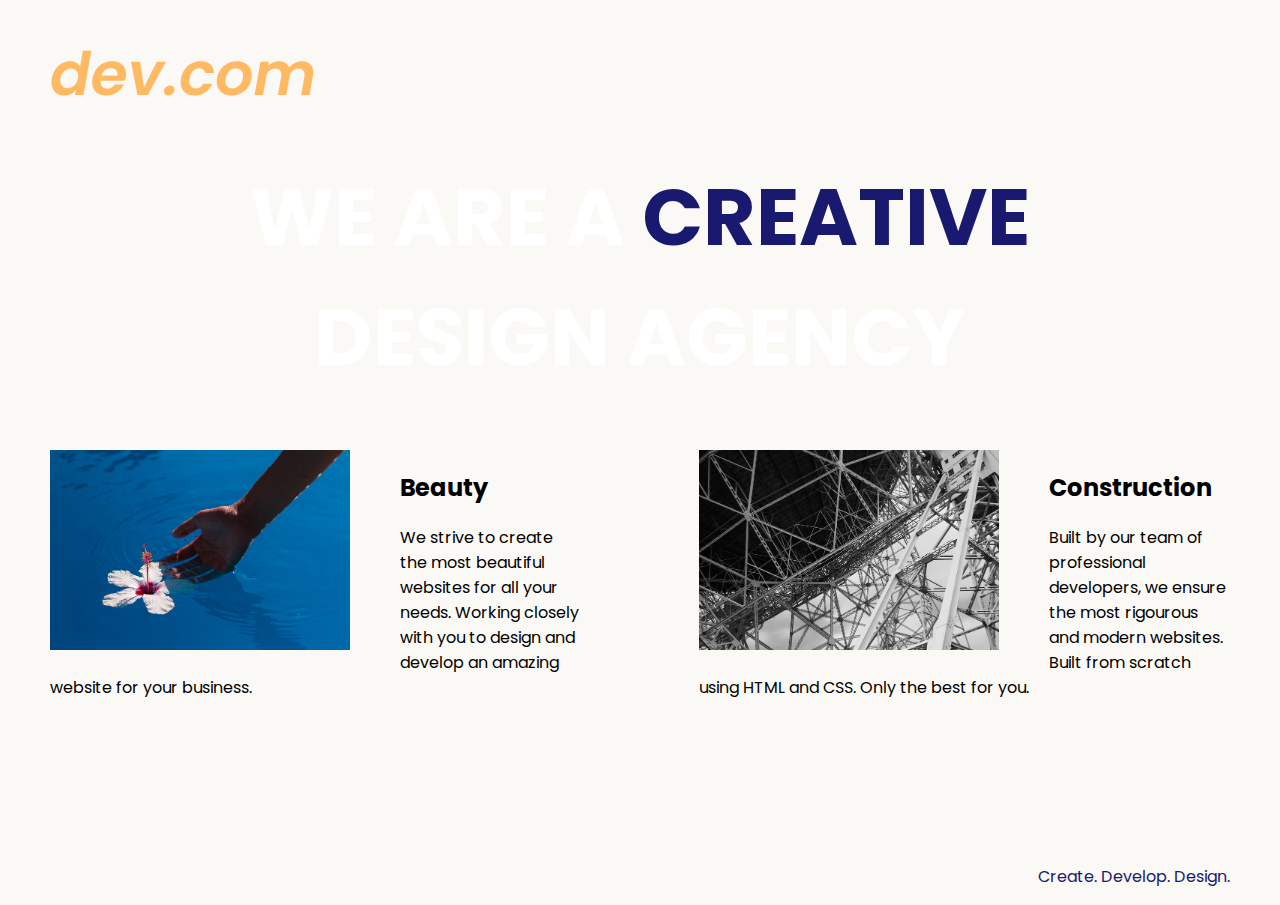
<file: public/web-design-agency.html>
<!DOCTYPE html>
<html lang="en">

<head>
  <meta charset="UTF-8">
  <meta name="viewport" content="width=device-width, initial-scale=1.0">
  <title>Agency</title>
  <link rel="stylesheet" href="./style.css">
  <link rel="preconnect" href="https://fonts.googleapis.com">
  <link rel="preconnect" href="https://fonts.gstatic.com" crossorigin>
  <link href="https://fonts.googleapis.com/css2?family=Poppins:wght@400;700&display=swap" rel="stylesheet">
</head>
<style>
  body {
  font-family: "Poppins", sans-serif;
  margin: 50px 50px 0 50px;
  background-color: #faf9f6;
  display: flex;
  flex-direction: column;
  min-height: 95vh;
}
.main {
  flex: 1;
}

h1 {
  font-size: 5rem;
}

footer {
  text-align: right;
  color: midnightblue;
}

.tile-image{
  height: 200px;
  float: left;
  margin-right: 50px;
}

.card {
  width: 45%;
}

.left {
  float: left;
}
.right {
  float: right;
}

.creative {
  color:midnightblue;
}


@media (max-width: 680px){
  .logo {
    width: 100px;
  }
  h1 {
    font-size: 3.5rem;
    text-align: center;
  }
  .card {
    width: 100%;
    display: block;
    margin-bottom:30px;
    text-align: justify;
  }
  
  .card img {
    width: 100%;
    margin-bottom: 10px;
    display: inline;
    object-fit:cover;

  }
  
}
</style>

  
<body>
  <div class="main">
    <img class="logo" src="../assets/images/logo.png" alt="logo">
    <h1>We are a <span class="creative">Creative</span> <br />Design Agency</h1>
    <div class="left card"><img class="tile-image" src="../assets/images/beautiful.jpg" alt="hand and flower in water">
      <h2 class="card-title">Beauty</h2>
      <p class="card-text">We strive to create the most beautiful websites for all your needs. Working closely with you
        to
        design and
        develop an amazing website for your business.</p>
    </div>

    <div class="right card"><img class="tile-image" src="../assets/images/construction.jpg" alt="metal structure">
      <h2 class="card-title">Construction</h2>
      <p>Built by our team of professional developers, we ensure the most rigourous and modern websites. Built from
        scratch using HTML and CSS. Only the best for you.</p>
    </div>

  </div>
  <footer>
    <p>Create. Develop. Design.</p>
  </footer>
</body>

</html>
</file>
<file: public/style.css>
body{
    background-color: black;
}

h1{
    text-transform: uppercase;
    color:white;
    text-align:center;
}

.motivation-img{
    border:5px solid white;
    width:100%
}

.poster{
    width: 50%;
    margin-left: 25%;
    color: white;
    margin-top:100px;
    font-family:"Libre Baskerville", serif;
    text-align: center;
}
</file>
